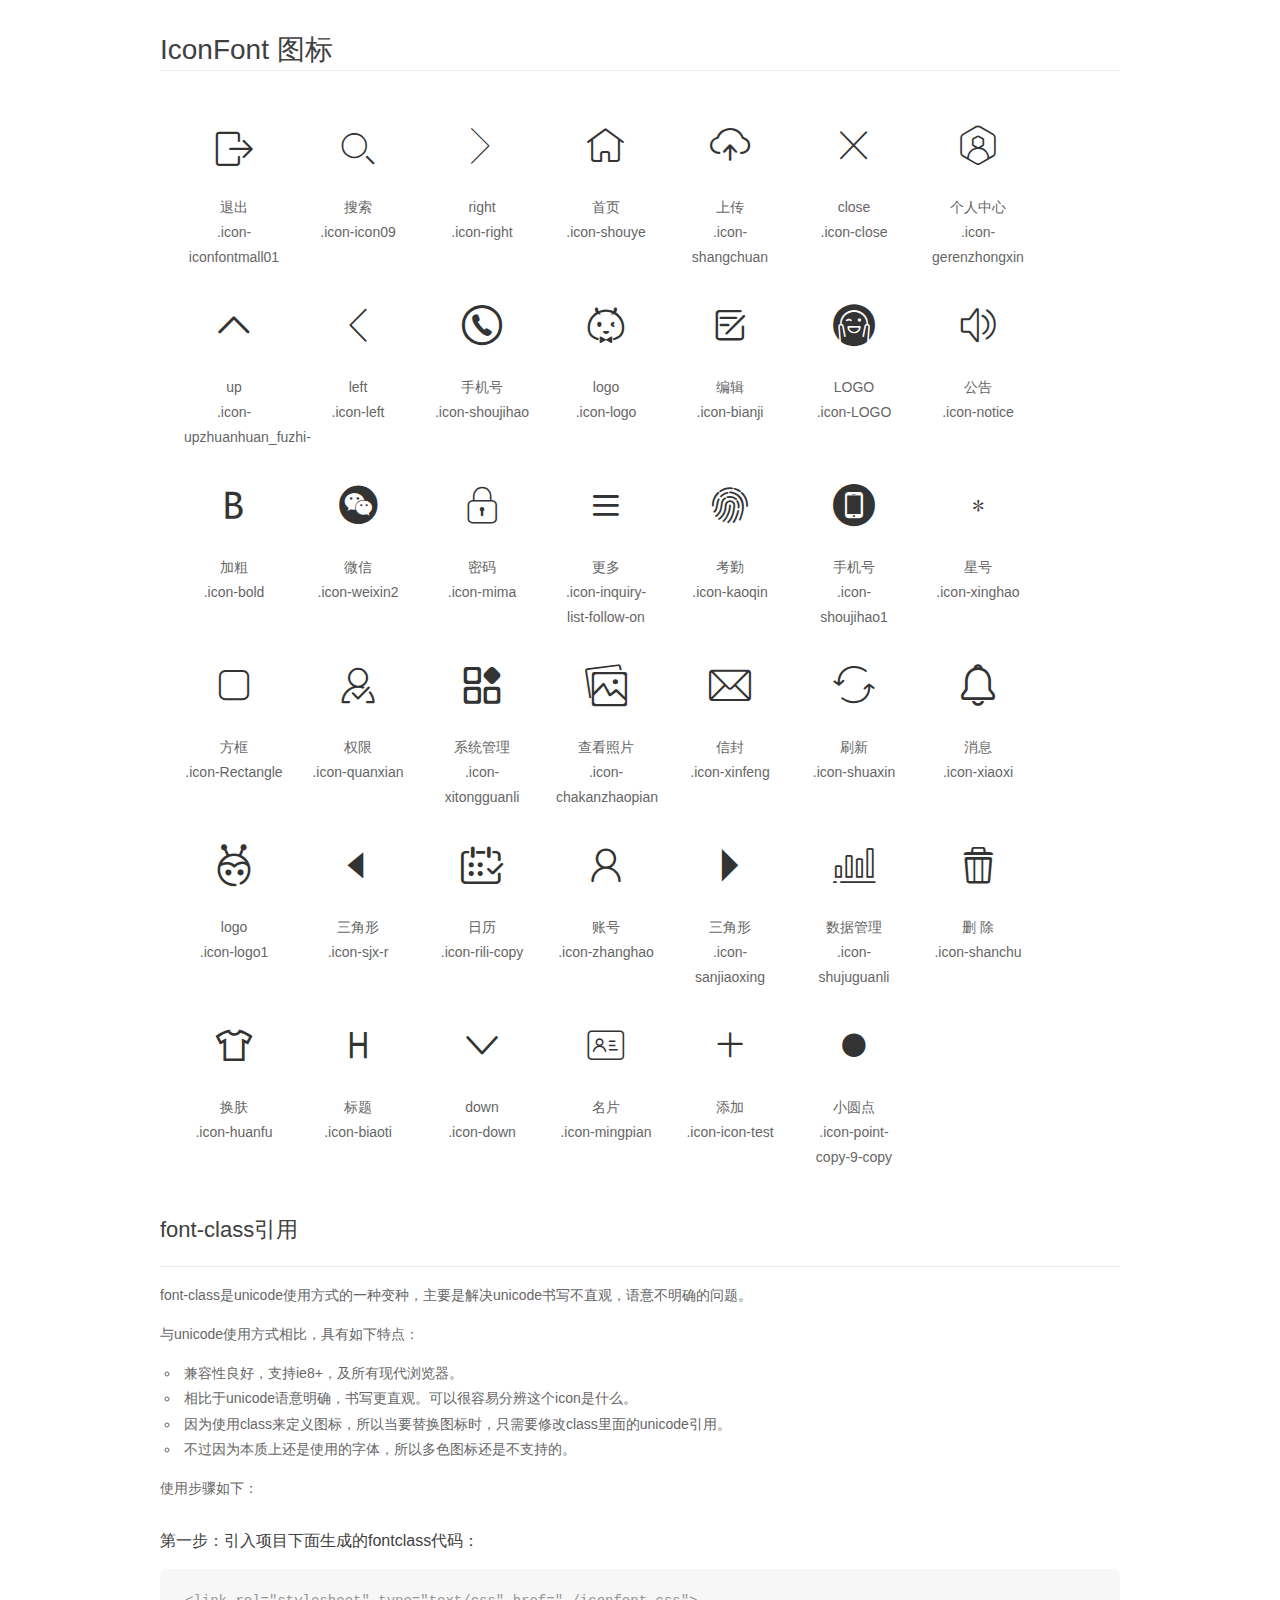
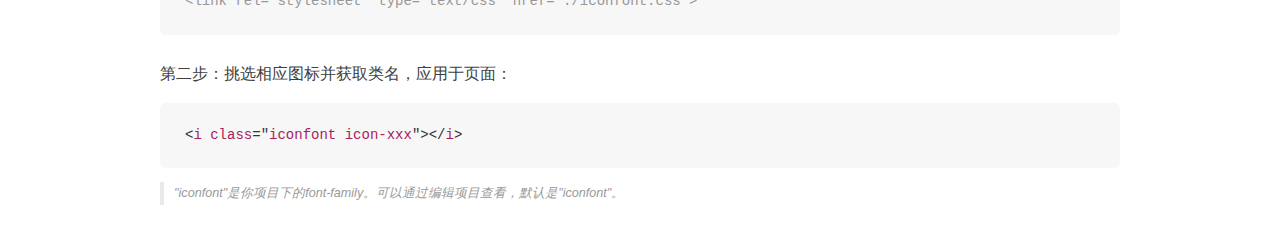
<file: src/main/resources/static/font/demo_fontclass.html>
<!DOCTYPE html>
<html>
<head>
    <meta charset="utf-8"/>
    <title>IconFont</title>
    <link rel="stylesheet" href="demo.css">
    <link rel="stylesheet" href="iconfont.css">
</head>
<body>
    <div class="main markdown">
        <h1>IconFont 图标</h1>
        <ul class="icon_lists clear">
            
                <li>
                <i class="icon iconfont icon-iconfontmall01"></i>
                    <div class="name">退出</div>
                    <div class="fontclass">.icon-iconfontmall01</div>
                </li>
            
                <li>
                <i class="icon iconfont icon-icon09"></i>
                    <div class="name">搜索</div>
                    <div class="fontclass">.icon-icon09</div>
                </li>
            
                <li>
                <i class="icon iconfont icon-right"></i>
                    <div class="name">right</div>
                    <div class="fontclass">.icon-right</div>
                </li>
            
                <li>
                <i class="icon iconfont icon-shouye"></i>
                    <div class="name">首页</div>
                    <div class="fontclass">.icon-shouye</div>
                </li>
            
                <li>
                <i class="icon iconfont icon-shangchuan"></i>
                    <div class="name">上传</div>
                    <div class="fontclass">.icon-shangchuan</div>
                </li>
            
                <li>
                <i class="icon iconfont icon-close"></i>
                    <div class="name">close</div>
                    <div class="fontclass">.icon-close</div>
                </li>
            
                <li>
                <i class="icon iconfont icon-gerenzhongxin"></i>
                    <div class="name">个人中心</div>
                    <div class="fontclass">.icon-gerenzhongxin</div>
                </li>
            
                <li>
                <i class="icon iconfont icon-upzhuanhuan_fuzhi-"></i>
                    <div class="name">up</div>
                    <div class="fontclass">.icon-upzhuanhuan_fuzhi-</div>
                </li>
            
                <li>
                <i class="icon iconfont icon-left"></i>
                    <div class="name">left</div>
                    <div class="fontclass">.icon-left</div>
                </li>
            
                <li>
                <i class="icon iconfont icon-shoujihao"></i>
                    <div class="name">手机号</div>
                    <div class="fontclass">.icon-shoujihao</div>
                </li>
            
                <li>
                <i class="icon iconfont icon-logo"></i>
                    <div class="name">logo</div>
                    <div class="fontclass">.icon-logo</div>
                </li>
            
                <li>
                <i class="icon iconfont icon-bianji"></i>
                    <div class="name">编辑</div>
                    <div class="fontclass">.icon-bianji</div>
                </li>
            
                <li>
                <i class="icon iconfont icon-LOGO"></i>
                    <div class="name">LOGO</div>
                    <div class="fontclass">.icon-LOGO</div>
                </li>
            
                <li>
                <i class="icon iconfont icon-notice"></i>
                    <div class="name">公告</div>
                    <div class="fontclass">.icon-notice</div>
                </li>
            
                <li>
                <i class="icon iconfont icon-bold"></i>
                    <div class="name">加粗</div>
                    <div class="fontclass">.icon-bold</div>
                </li>
            
                <li>
                <i class="icon iconfont icon-weixin2"></i>
                    <div class="name">微信</div>
                    <div class="fontclass">.icon-weixin2</div>
                </li>
            
                <li>
                <i class="icon iconfont icon-mima"></i>
                    <div class="name">密码</div>
                    <div class="fontclass">.icon-mima</div>
                </li>
            
                <li>
                <i class="icon iconfont icon-inquiry-list-follow-on"></i>
                    <div class="name">更多</div>
                    <div class="fontclass">.icon-inquiry-list-follow-on</div>
                </li>
            
                <li>
                <i class="icon iconfont icon-kaoqin"></i>
                    <div class="name">考勤</div>
                    <div class="fontclass">.icon-kaoqin</div>
                </li>
            
                <li>
                <i class="icon iconfont icon-shoujihao1"></i>
                    <div class="name">手机号</div>
                    <div class="fontclass">.icon-shoujihao1</div>
                </li>
            
                <li>
                <i class="icon iconfont icon-xinghao"></i>
                    <div class="name">星号</div>
                    <div class="fontclass">.icon-xinghao</div>
                </li>
            
                <li>
                <i class="icon iconfont icon-Rectangle"></i>
                    <div class="name">方框</div>
                    <div class="fontclass">.icon-Rectangle</div>
                </li>
            
                <li>
                <i class="icon iconfont icon-quanxian"></i>
                    <div class="name">权限</div>
                    <div class="fontclass">.icon-quanxian</div>
                </li>
            
                <li>
                <i class="icon iconfont icon-xitongguanli"></i>
                    <div class="name">系统管理</div>
                    <div class="fontclass">.icon-xitongguanli</div>
                </li>
            
                <li>
                <i class="icon iconfont icon-chakanzhaopian"></i>
                    <div class="name">查看照片</div>
                    <div class="fontclass">.icon-chakanzhaopian</div>
                </li>
            
                <li>
                <i class="icon iconfont icon-xinfeng"></i>
                    <div class="name">信封</div>
                    <div class="fontclass">.icon-xinfeng</div>
                </li>
            
                <li>
                <i class="icon iconfont icon-shuaxin"></i>
                    <div class="name">刷新</div>
                    <div class="fontclass">.icon-shuaxin</div>
                </li>
            
                <li>
                <i class="icon iconfont icon-xiaoxi"></i>
                    <div class="name">消息</div>
                    <div class="fontclass">.icon-xiaoxi</div>
                </li>
            
                <li>
                <i class="icon iconfont icon-logo1"></i>
                    <div class="name">logo</div>
                    <div class="fontclass">.icon-logo1</div>
                </li>
            
                <li>
                <i class="icon iconfont icon-sjx-r"></i>
                    <div class="name">三角形</div>
                    <div class="fontclass">.icon-sjx-r</div>
                </li>
            
                <li>
                <i class="icon iconfont icon-rili-copy"></i>
                    <div class="name">日历</div>
                    <div class="fontclass">.icon-rili-copy</div>
                </li>
            
                <li>
                <i class="icon iconfont icon-zhanghao"></i>
                    <div class="name">账号</div>
                    <div class="fontclass">.icon-zhanghao</div>
                </li>
            
                <li>
                <i class="icon iconfont icon-sanjiaoxing"></i>
                    <div class="name">三角形</div>
                    <div class="fontclass">.icon-sanjiaoxing</div>
                </li>
            
                <li>
                <i class="icon iconfont icon-shujuguanli"></i>
                    <div class="name">数据管理</div>
                    <div class="fontclass">.icon-shujuguanli</div>
                </li>
            
                <li>
                <i class="icon iconfont icon-shanchu"></i>
                    <div class="name">删 除</div>
                    <div class="fontclass">.icon-shanchu</div>
                </li>
            
                <li>
                <i class="icon iconfont icon-huanfu"></i>
                    <div class="name">换肤</div>
                    <div class="fontclass">.icon-huanfu</div>
                </li>
            
                <li>
                <i class="icon iconfont icon-biaoti"></i>
                    <div class="name">标题</div>
                    <div class="fontclass">.icon-biaoti</div>
                </li>
            
                <li>
                <i class="icon iconfont icon-down"></i>
                    <div class="name">down</div>
                    <div class="fontclass">.icon-down</div>
                </li>
            
                <li>
                <i class="icon iconfont icon-mingpian"></i>
                    <div class="name">名片</div>
                    <div class="fontclass">.icon-mingpian</div>
                </li>
            
                <li>
                <i class="icon iconfont icon-icon-test"></i>
                    <div class="name">添加</div>
                    <div class="fontclass">.icon-icon-test</div>
                </li>
            
                <li>
                <i class="icon iconfont icon-point-copy-9-copy"></i>
                    <div class="name">小圆点</div>
                    <div class="fontclass">.icon-point-copy-9-copy</div>
                </li>
            
        </ul>

        <h2 id="font-class-">font-class引用</h2>
        <hr>

        <p>font-class是unicode使用方式的一种变种，主要是解决unicode书写不直观，语意不明确的问题。</p>
        <p>与unicode使用方式相比，具有如下特点：</p>
        <ul>
        <li>兼容性良好，支持ie8+，及所有现代浏览器。</li>
        <li>相比于unicode语意明确，书写更直观。可以很容易分辨这个icon是什么。</li>
        <li>因为使用class来定义图标，所以当要替换图标时，只需要修改class里面的unicode引用。</li>
        <li>不过因为本质上还是使用的字体，所以多色图标还是不支持的。</li>
        </ul>
        <p>使用步骤如下：</p>
        <h3 id="-fontclass-">第一步：引入项目下面生成的fontclass代码：</h3>


        <pre><code class="lang-js hljs javascript"><span class="hljs-comment">&lt;link rel="stylesheet" type="text/css" href="./iconfont.css"&gt;</span></code></pre>
        <h3 id="-">第二步：挑选相应图标并获取类名，应用于页面：</h3>
        <pre><code class="lang-css hljs">&lt;<span class="hljs-selector-tag">i</span> <span class="hljs-selector-tag">class</span>="<span class="hljs-selector-tag">iconfont</span> <span class="hljs-selector-tag">icon-xxx</span>"&gt;&lt;/<span class="hljs-selector-tag">i</span>&gt;</code></pre>
        <blockquote>
        <p>"iconfont"是你项目下的font-family。可以通过编辑项目查看，默认是"iconfont"。</p>
        </blockquote>
    </div>
</body>
</html>
</file>
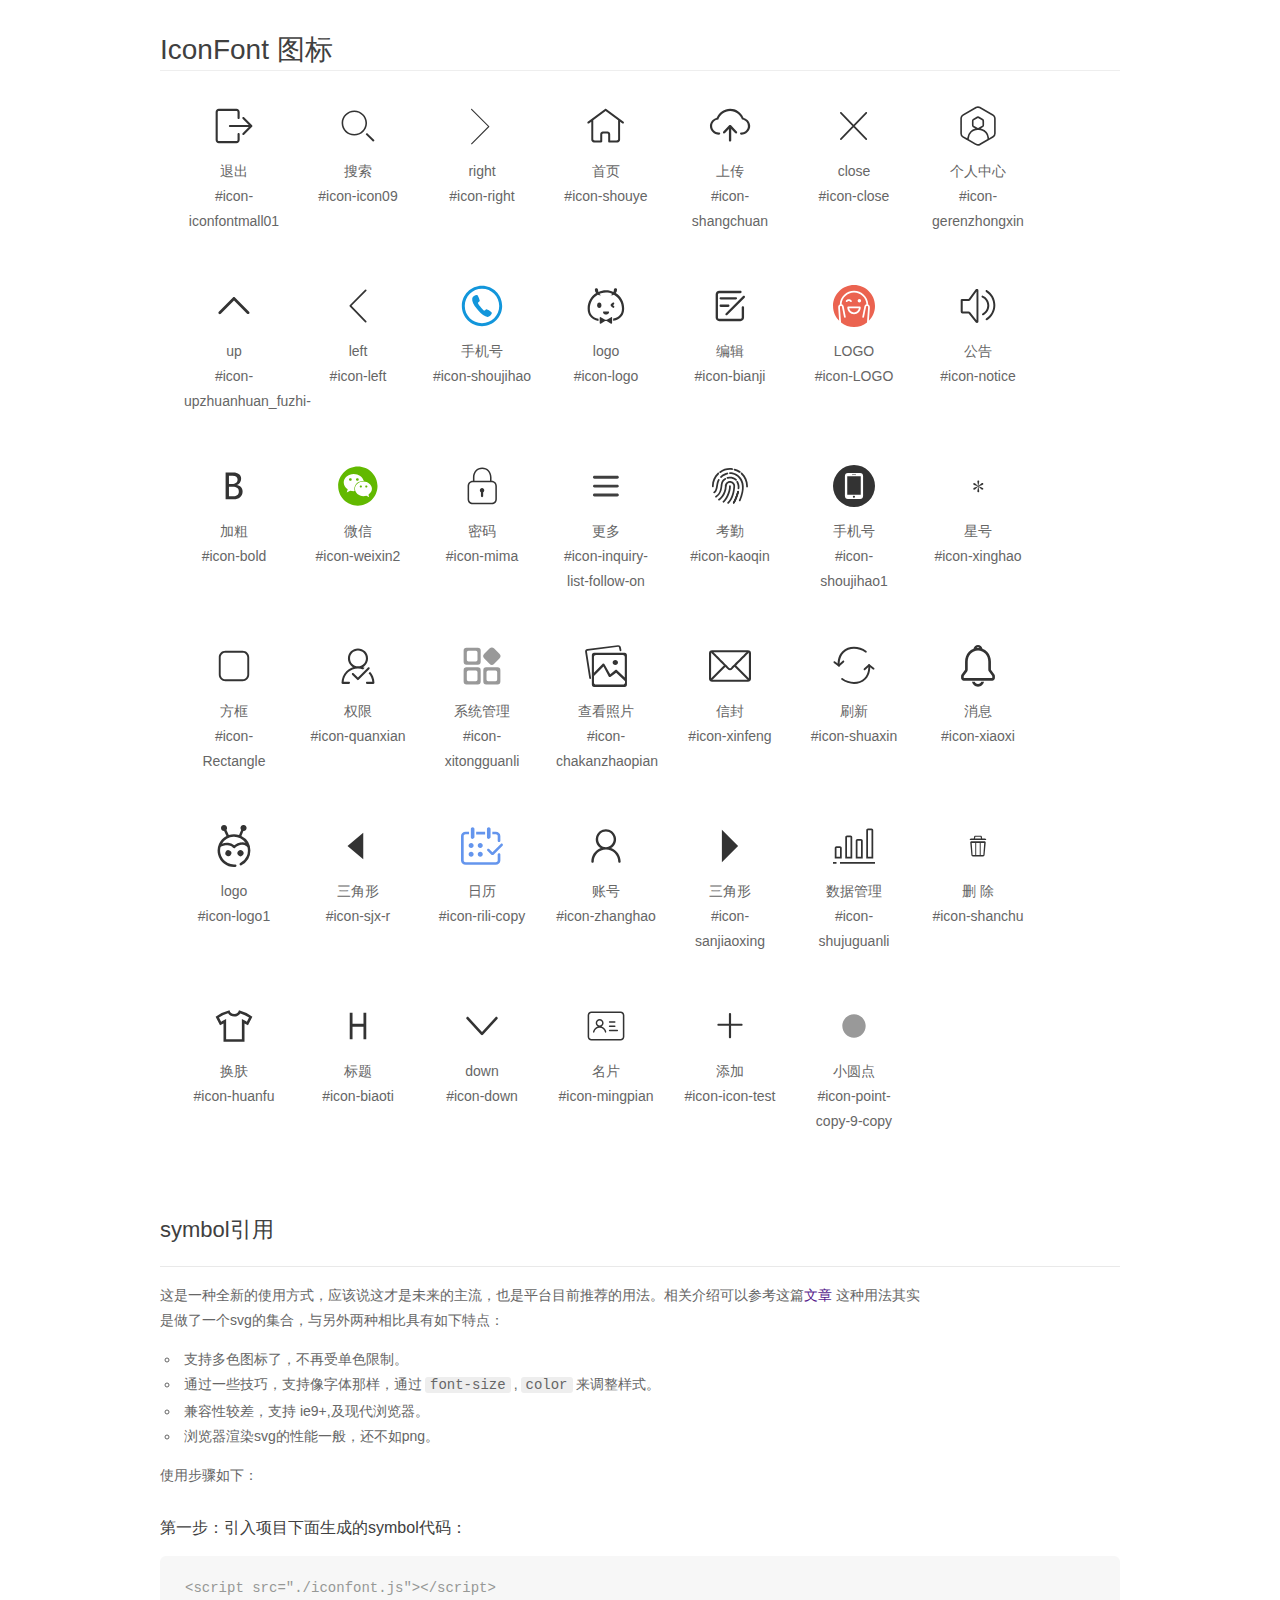
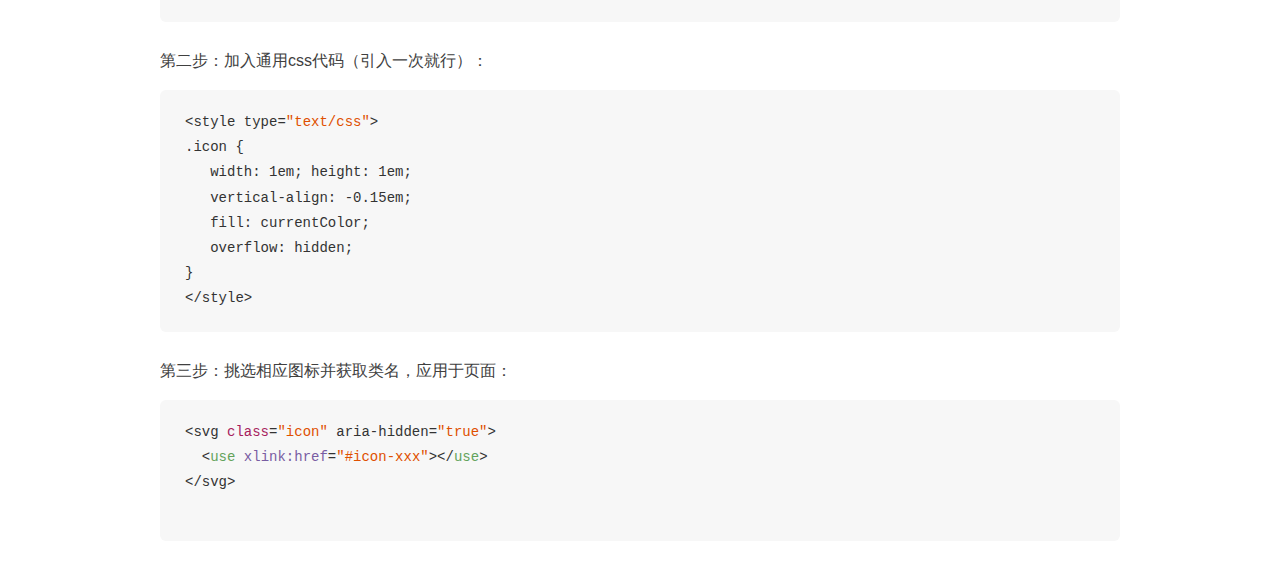
<file: src/main/resources/static/font/demo_symbol.html>
<!DOCTYPE html>
<html>
<head>
    <meta charset="utf-8"/>
    <title>IconFont</title>
    <link rel="stylesheet" href="demo.css">
    <script src="iconfont.js"></script>

    <style type="text/css">
        .icon {
          /* 通过设置 font-size 来改变图标大小 */
          width: 1em; height: 1em;
          /* 图标和文字相邻时，垂直对齐 */
          vertical-align: -0.15em;
          /* 通过设置 color 来改变 SVG 的颜色/fill */
          fill: currentColor;
          /* path 和 stroke 溢出 viewBox 部分在 IE 下会显示
             normalize.css 中也包含这行 */
          overflow: hidden;
        }

    </style>
</head>
<body>
    <div class="main markdown">
        <h1>IconFont 图标</h1>
        <ul class="icon_lists clear">
            
                <li>
                    <svg class="icon" aria-hidden="true">
                        <use xlink:href="#icon-iconfontmall01"></use>
                    </svg>
                    <div class="name">退出</div>
                    <div class="fontclass">#icon-iconfontmall01</div>
                </li>
            
                <li>
                    <svg class="icon" aria-hidden="true">
                        <use xlink:href="#icon-icon09"></use>
                    </svg>
                    <div class="name">搜索</div>
                    <div class="fontclass">#icon-icon09</div>
                </li>
            
                <li>
                    <svg class="icon" aria-hidden="true">
                        <use xlink:href="#icon-right"></use>
                    </svg>
                    <div class="name">right</div>
                    <div class="fontclass">#icon-right</div>
                </li>
            
                <li>
                    <svg class="icon" aria-hidden="true">
                        <use xlink:href="#icon-shouye"></use>
                    </svg>
                    <div class="name">首页</div>
                    <div class="fontclass">#icon-shouye</div>
                </li>
            
                <li>
                    <svg class="icon" aria-hidden="true">
                        <use xlink:href="#icon-shangchuan"></use>
                    </svg>
                    <div class="name">上传</div>
                    <div class="fontclass">#icon-shangchuan</div>
                </li>
            
                <li>
                    <svg class="icon" aria-hidden="true">
                        <use xlink:href="#icon-close"></use>
                    </svg>
                    <div class="name">close</div>
                    <div class="fontclass">#icon-close</div>
                </li>
            
                <li>
                    <svg class="icon" aria-hidden="true">
                        <use xlink:href="#icon-gerenzhongxin"></use>
                    </svg>
                    <div class="name">个人中心</div>
                    <div class="fontclass">#icon-gerenzhongxin</div>
                </li>
            
                <li>
                    <svg class="icon" aria-hidden="true">
                        <use xlink:href="#icon-upzhuanhuan_fuzhi-"></use>
                    </svg>
                    <div class="name">up</div>
                    <div class="fontclass">#icon-upzhuanhuan_fuzhi-</div>
                </li>
            
                <li>
                    <svg class="icon" aria-hidden="true">
                        <use xlink:href="#icon-left"></use>
                    </svg>
                    <div class="name">left</div>
                    <div class="fontclass">#icon-left</div>
                </li>
            
                <li>
                    <svg class="icon" aria-hidden="true">
                        <use xlink:href="#icon-shoujihao"></use>
                    </svg>
                    <div class="name">手机号</div>
                    <div class="fontclass">#icon-shoujihao</div>
                </li>
            
                <li>
                    <svg class="icon" aria-hidden="true">
                        <use xlink:href="#icon-logo"></use>
                    </svg>
                    <div class="name">logo</div>
                    <div class="fontclass">#icon-logo</div>
                </li>
            
                <li>
                    <svg class="icon" aria-hidden="true">
                        <use xlink:href="#icon-bianji"></use>
                    </svg>
                    <div class="name">编辑</div>
                    <div class="fontclass">#icon-bianji</div>
                </li>
            
                <li>
                    <svg class="icon" aria-hidden="true">
                        <use xlink:href="#icon-LOGO"></use>
                    </svg>
                    <div class="name">LOGO</div>
                    <div class="fontclass">#icon-LOGO</div>
                </li>
            
                <li>
                    <svg class="icon" aria-hidden="true">
                        <use xlink:href="#icon-notice"></use>
                    </svg>
                    <div class="name">公告</div>
                    <div class="fontclass">#icon-notice</div>
                </li>
            
                <li>
                    <svg class="icon" aria-hidden="true">
                        <use xlink:href="#icon-bold"></use>
                    </svg>
                    <div class="name">加粗</div>
                    <div class="fontclass">#icon-bold</div>
                </li>
            
                <li>
                    <svg class="icon" aria-hidden="true">
                        <use xlink:href="#icon-weixin2"></use>
                    </svg>
                    <div class="name">微信</div>
                    <div class="fontclass">#icon-weixin2</div>
                </li>
            
                <li>
                    <svg class="icon" aria-hidden="true">
                        <use xlink:href="#icon-mima"></use>
                    </svg>
                    <div class="name">密码</div>
                    <div class="fontclass">#icon-mima</div>
                </li>
            
                <li>
                    <svg class="icon" aria-hidden="true">
                        <use xlink:href="#icon-inquiry-list-follow-on"></use>
                    </svg>
                    <div class="name">更多</div>
                    <div class="fontclass">#icon-inquiry-list-follow-on</div>
                </li>
            
                <li>
                    <svg class="icon" aria-hidden="true">
                        <use xlink:href="#icon-kaoqin"></use>
                    </svg>
                    <div class="name">考勤</div>
                    <div class="fontclass">#icon-kaoqin</div>
                </li>
            
                <li>
                    <svg class="icon" aria-hidden="true">
                        <use xlink:href="#icon-shoujihao1"></use>
                    </svg>
                    <div class="name">手机号</div>
                    <div class="fontclass">#icon-shoujihao1</div>
                </li>
            
                <li>
                    <svg class="icon" aria-hidden="true">
                        <use xlink:href="#icon-xinghao"></use>
                    </svg>
                    <div class="name">星号</div>
                    <div class="fontclass">#icon-xinghao</div>
                </li>
            
                <li>
                    <svg class="icon" aria-hidden="true">
                        <use xlink:href="#icon-Rectangle"></use>
                    </svg>
                    <div class="name">方框</div>
                    <div class="fontclass">#icon-Rectangle</div>
                </li>
            
                <li>
                    <svg class="icon" aria-hidden="true">
                        <use xlink:href="#icon-quanxian"></use>
                    </svg>
                    <div class="name">权限</div>
                    <div class="fontclass">#icon-quanxian</div>
                </li>
            
                <li>
                    <svg class="icon" aria-hidden="true">
                        <use xlink:href="#icon-xitongguanli"></use>
                    </svg>
                    <div class="name">系统管理</div>
                    <div class="fontclass">#icon-xitongguanli</div>
                </li>
            
                <li>
                    <svg class="icon" aria-hidden="true">
                        <use xlink:href="#icon-chakanzhaopian"></use>
                    </svg>
                    <div class="name">查看照片</div>
                    <div class="fontclass">#icon-chakanzhaopian</div>
                </li>
            
                <li>
                    <svg class="icon" aria-hidden="true">
                        <use xlink:href="#icon-xinfeng"></use>
                    </svg>
                    <div class="name">信封</div>
                    <div class="fontclass">#icon-xinfeng</div>
                </li>
            
                <li>
                    <svg class="icon" aria-hidden="true">
                        <use xlink:href="#icon-shuaxin"></use>
                    </svg>
                    <div class="name">刷新</div>
                    <div class="fontclass">#icon-shuaxin</div>
                </li>
            
                <li>
                    <svg class="icon" aria-hidden="true">
                        <use xlink:href="#icon-xiaoxi"></use>
                    </svg>
                    <div class="name">消息</div>
                    <div class="fontclass">#icon-xiaoxi</div>
                </li>
            
                <li>
                    <svg class="icon" aria-hidden="true">
                        <use xlink:href="#icon-logo1"></use>
                    </svg>
                    <div class="name">logo</div>
                    <div class="fontclass">#icon-logo1</div>
                </li>
            
                <li>
                    <svg class="icon" aria-hidden="true">
                        <use xlink:href="#icon-sjx-r"></use>
                    </svg>
                    <div class="name">三角形</div>
                    <div class="fontclass">#icon-sjx-r</div>
                </li>
            
                <li>
                    <svg class="icon" aria-hidden="true">
                        <use xlink:href="#icon-rili-copy"></use>
                    </svg>
                    <div class="name">日历</div>
                    <div class="fontclass">#icon-rili-copy</div>
                </li>
            
                <li>
                    <svg class="icon" aria-hidden="true">
                        <use xlink:href="#icon-zhanghao"></use>
                    </svg>
                    <div class="name">账号</div>
                    <div class="fontclass">#icon-zhanghao</div>
                </li>
            
                <li>
                    <svg class="icon" aria-hidden="true">
                        <use xlink:href="#icon-sanjiaoxing"></use>
                    </svg>
                    <div class="name">三角形</div>
                    <div class="fontclass">#icon-sanjiaoxing</div>
                </li>
            
                <li>
                    <svg class="icon" aria-hidden="true">
                        <use xlink:href="#icon-shujuguanli"></use>
                    </svg>
                    <div class="name">数据管理</div>
                    <div class="fontclass">#icon-shujuguanli</div>
                </li>
            
                <li>
                    <svg class="icon" aria-hidden="true">
                        <use xlink:href="#icon-shanchu"></use>
                    </svg>
                    <div class="name">删 除</div>
                    <div class="fontclass">#icon-shanchu</div>
                </li>
            
                <li>
                    <svg class="icon" aria-hidden="true">
                        <use xlink:href="#icon-huanfu"></use>
                    </svg>
                    <div class="name">换肤</div>
                    <div class="fontclass">#icon-huanfu</div>
                </li>
            
                <li>
                    <svg class="icon" aria-hidden="true">
                        <use xlink:href="#icon-biaoti"></use>
                    </svg>
                    <div class="name">标题</div>
                    <div class="fontclass">#icon-biaoti</div>
                </li>
            
                <li>
                    <svg class="icon" aria-hidden="true">
                        <use xlink:href="#icon-down"></use>
                    </svg>
                    <div class="name">down</div>
                    <div class="fontclass">#icon-down</div>
                </li>
            
                <li>
                    <svg class="icon" aria-hidden="true">
                        <use xlink:href="#icon-mingpian"></use>
                    </svg>
                    <div class="name">名片</div>
                    <div class="fontclass">#icon-mingpian</div>
                </li>
            
                <li>
                    <svg class="icon" aria-hidden="true">
                        <use xlink:href="#icon-icon-test"></use>
                    </svg>
                    <div class="name">添加</div>
                    <div class="fontclass">#icon-icon-test</div>
                </li>
            
                <li>
                    <svg class="icon" aria-hidden="true">
                        <use xlink:href="#icon-point-copy-9-copy"></use>
                    </svg>
                    <div class="name">小圆点</div>
                    <div class="fontclass">#icon-point-copy-9-copy</div>
                </li>
            
        </ul>


        <h2 id="symbol-">symbol引用</h2>
        <hr>

        <p>这是一种全新的使用方式，应该说这才是未来的主流，也是平台目前推荐的用法。相关介绍可以参考这篇<a href="">文章</a>
        这种用法其实是做了一个svg的集合，与另外两种相比具有如下特点：</p>
        <ul>
          <li>支持多色图标了，不再受单色限制。</li>
          <li>通过一些技巧，支持像字体那样，通过<code>font-size</code>,<code>color</code>来调整样式。</li>
          <li>兼容性较差，支持 ie9+,及现代浏览器。</li>
          <li>浏览器渲染svg的性能一般，还不如png。</li>
        </ul>
        <p>使用步骤如下：</p>
        <h3 id="-symbol-">第一步：引入项目下面生成的symbol代码：</h3>
        <pre><code class="lang-js hljs javascript"><span class="hljs-comment">&lt;script src="./iconfont.js"&gt;&lt;/script&gt;</span></code></pre>
        <h3 id="-css-">第二步：加入通用css代码（引入一次就行）：</h3>
        <pre><code class="lang-js hljs javascript">&lt;style type=<span class="hljs-string">"text/css"</span>&gt;
.icon {
   width: <span class="hljs-number">1</span>em; height: <span class="hljs-number">1</span>em;
   vertical-align: <span class="hljs-number">-0.15</span>em;
   fill: currentColor;
   overflow: hidden;
}
&lt;<span class="hljs-regexp">/style&gt;</span></code></pre>
        <h3 id="-">第三步：挑选相应图标并获取类名，应用于页面：</h3>
        <pre><code class="lang-js hljs javascript">&lt;svg <span class="hljs-class"><span class="hljs-keyword">class</span></span>=<span class="hljs-string">"icon"</span> aria-hidden=<span class="hljs-string">"true"</span>&gt;<span class="xml"><span class="hljs-tag">
  &lt;<span class="hljs-name">use</span> <span class="hljs-attr">xlink:href</span>=<span class="hljs-string">"#icon-xxx"</span>&gt;</span><span class="hljs-tag">&lt;/<span class="hljs-name">use</span>&gt;</span>
</span>&lt;<span class="hljs-regexp">/svg&gt;
        </span></code></pre>
    </div>
</body>
</html>
</file>
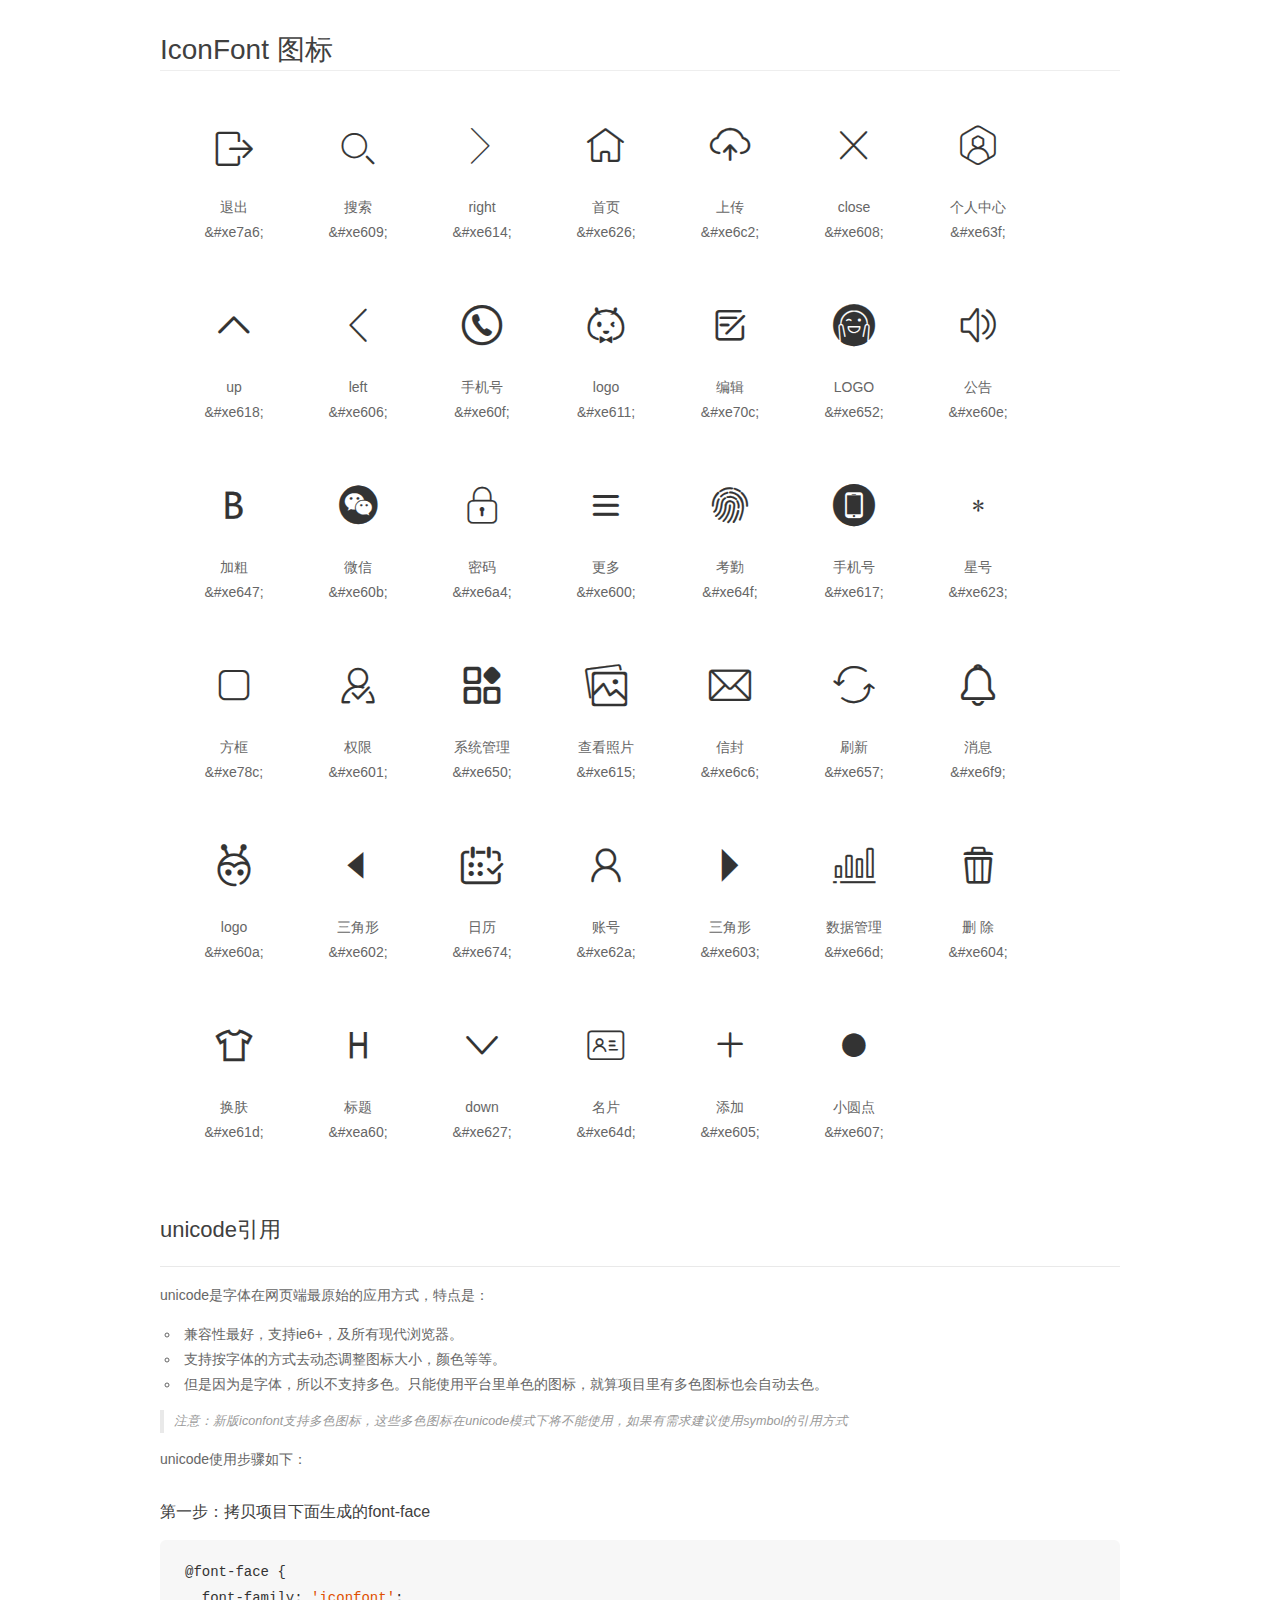
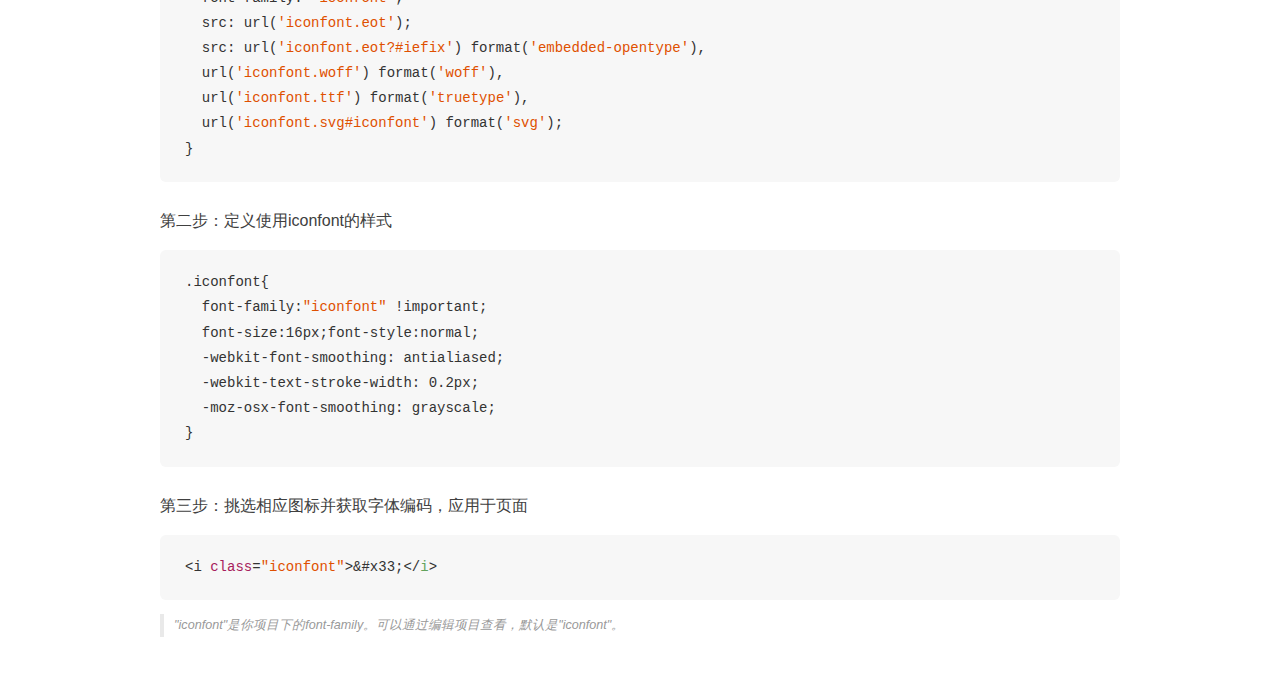
<file: src/main/resources/static/font/demo_unicode.html>
<!DOCTYPE html>
<html>
<head>
    <meta charset="utf-8"/>
    <title>IconFont</title>
    <link rel="stylesheet" href="demo.css">

    <style type="text/css">

        @font-face {font-family: "iconfont";
          src: url('iconfont.eot'); /* IE9*/
          src: url('iconfont.eot#iefix') format('embedded-opentype'), /* IE6-IE8 */
          url('iconfont.woff') format('woff'), /* chrome, firefox */
          url('iconfont.ttf') format('truetype'), /* chrome, firefox, opera, Safari, Android, iOS 4.2+*/
          url('iconfont.svg#iconfont') format('svg'); /* iOS 4.1- */
        }

        .iconfont {
          font-family:"iconfont" !important;
          font-size:16px;
          font-style:normal;
          -webkit-font-smoothing: antialiased;
          -webkit-text-stroke-width: 0.2px;
          -moz-osx-font-smoothing: grayscale;
        }

    </style>
</head>
<body>
    <div class="main markdown">
        <h1>IconFont 图标</h1>
        <ul class="icon_lists clear">
            
                <li>
                <i class="icon iconfont">&#xe7a6;</i>
                    <div class="name">退出</div>
                    <div class="code">&amp;#xe7a6;</div>
                </li>
            
                <li>
                <i class="icon iconfont">&#xe609;</i>
                    <div class="name">搜索</div>
                    <div class="code">&amp;#xe609;</div>
                </li>
            
                <li>
                <i class="icon iconfont">&#xe614;</i>
                    <div class="name">right</div>
                    <div class="code">&amp;#xe614;</div>
                </li>
            
                <li>
                <i class="icon iconfont">&#xe626;</i>
                    <div class="name">首页</div>
                    <div class="code">&amp;#xe626;</div>
                </li>
            
                <li>
                <i class="icon iconfont">&#xe6c2;</i>
                    <div class="name">上传</div>
                    <div class="code">&amp;#xe6c2;</div>
                </li>
            
                <li>
                <i class="icon iconfont">&#xe608;</i>
                    <div class="name">close</div>
                    <div class="code">&amp;#xe608;</div>
                </li>
            
                <li>
                <i class="icon iconfont">&#xe63f;</i>
                    <div class="name">个人中心</div>
                    <div class="code">&amp;#xe63f;</div>
                </li>
            
                <li>
                <i class="icon iconfont">&#xe618;</i>
                    <div class="name">up</div>
                    <div class="code">&amp;#xe618;</div>
                </li>
            
                <li>
                <i class="icon iconfont">&#xe606;</i>
                    <div class="name">left</div>
                    <div class="code">&amp;#xe606;</div>
                </li>
            
                <li>
                <i class="icon iconfont">&#xe60f;</i>
                    <div class="name">手机号</div>
                    <div class="code">&amp;#xe60f;</div>
                </li>
            
                <li>
                <i class="icon iconfont">&#xe611;</i>
                    <div class="name">logo</div>
                    <div class="code">&amp;#xe611;</div>
                </li>
            
                <li>
                <i class="icon iconfont">&#xe70c;</i>
                    <div class="name">编辑</div>
                    <div class="code">&amp;#xe70c;</div>
                </li>
            
                <li>
                <i class="icon iconfont">&#xe652;</i>
                    <div class="name">LOGO</div>
                    <div class="code">&amp;#xe652;</div>
                </li>
            
                <li>
                <i class="icon iconfont">&#xe60e;</i>
                    <div class="name">公告</div>
                    <div class="code">&amp;#xe60e;</div>
                </li>
            
                <li>
                <i class="icon iconfont">&#xe647;</i>
                    <div class="name">加粗</div>
                    <div class="code">&amp;#xe647;</div>
                </li>
            
                <li>
                <i class="icon iconfont">&#xe60b;</i>
                    <div class="name">微信</div>
                    <div class="code">&amp;#xe60b;</div>
                </li>
            
                <li>
                <i class="icon iconfont">&#xe6a4;</i>
                    <div class="name">密码</div>
                    <div class="code">&amp;#xe6a4;</div>
                </li>
            
                <li>
                <i class="icon iconfont">&#xe600;</i>
                    <div class="name">更多</div>
                    <div class="code">&amp;#xe600;</div>
                </li>
            
                <li>
                <i class="icon iconfont">&#xe64f;</i>
                    <div class="name">考勤</div>
                    <div class="code">&amp;#xe64f;</div>
                </li>
            
                <li>
                <i class="icon iconfont">&#xe617;</i>
                    <div class="name">手机号</div>
                    <div class="code">&amp;#xe617;</div>
                </li>
            
                <li>
                <i class="icon iconfont">&#xe623;</i>
                    <div class="name">星号</div>
                    <div class="code">&amp;#xe623;</div>
                </li>
            
                <li>
                <i class="icon iconfont">&#xe78c;</i>
                    <div class="name">方框</div>
                    <div class="code">&amp;#xe78c;</div>
                </li>
            
                <li>
                <i class="icon iconfont">&#xe601;</i>
                    <div class="name">权限</div>
                    <div class="code">&amp;#xe601;</div>
                </li>
            
                <li>
                <i class="icon iconfont">&#xe650;</i>
                    <div class="name">系统管理</div>
                    <div class="code">&amp;#xe650;</div>
                </li>
            
                <li>
                <i class="icon iconfont">&#xe615;</i>
                    <div class="name">查看照片</div>
                    <div class="code">&amp;#xe615;</div>
                </li>
            
                <li>
                <i class="icon iconfont">&#xe6c6;</i>
                    <div class="name">信封</div>
                    <div class="code">&amp;#xe6c6;</div>
                </li>
            
                <li>
                <i class="icon iconfont">&#xe657;</i>
                    <div class="name">刷新</div>
                    <div class="code">&amp;#xe657;</div>
                </li>
            
                <li>
                <i class="icon iconfont">&#xe6f9;</i>
                    <div class="name">消息</div>
                    <div class="code">&amp;#xe6f9;</div>
                </li>
            
                <li>
                <i class="icon iconfont">&#xe60a;</i>
                    <div class="name">logo</div>
                    <div class="code">&amp;#xe60a;</div>
                </li>
            
                <li>
                <i class="icon iconfont">&#xe602;</i>
                    <div class="name">三角形</div>
                    <div class="code">&amp;#xe602;</div>
                </li>
            
                <li>
                <i class="icon iconfont">&#xe674;</i>
                    <div class="name">日历</div>
                    <div class="code">&amp;#xe674;</div>
                </li>
            
                <li>
                <i class="icon iconfont">&#xe62a;</i>
                    <div class="name">账号</div>
                    <div class="code">&amp;#xe62a;</div>
                </li>
            
                <li>
                <i class="icon iconfont">&#xe603;</i>
                    <div class="name">三角形</div>
                    <div class="code">&amp;#xe603;</div>
                </li>
            
                <li>
                <i class="icon iconfont">&#xe66d;</i>
                    <div class="name">数据管理</div>
                    <div class="code">&amp;#xe66d;</div>
                </li>
            
                <li>
                <i class="icon iconfont">&#xe604;</i>
                    <div class="name">删 除</div>
                    <div class="code">&amp;#xe604;</div>
                </li>
            
                <li>
                <i class="icon iconfont">&#xe61d;</i>
                    <div class="name">换肤</div>
                    <div class="code">&amp;#xe61d;</div>
                </li>
            
                <li>
                <i class="icon iconfont">&#xea60;</i>
                    <div class="name">标题</div>
                    <div class="code">&amp;#xea60;</div>
                </li>
            
                <li>
                <i class="icon iconfont">&#xe627;</i>
                    <div class="name">down</div>
                    <div class="code">&amp;#xe627;</div>
                </li>
            
                <li>
                <i class="icon iconfont">&#xe64d;</i>
                    <div class="name">名片</div>
                    <div class="code">&amp;#xe64d;</div>
                </li>
            
                <li>
                <i class="icon iconfont">&#xe605;</i>
                    <div class="name">添加</div>
                    <div class="code">&amp;#xe605;</div>
                </li>
            
                <li>
                <i class="icon iconfont">&#xe607;</i>
                    <div class="name">小圆点</div>
                    <div class="code">&amp;#xe607;</div>
                </li>
            
        </ul>
        <h2 id="unicode-">unicode引用</h2>
        <hr>

        <p>unicode是字体在网页端最原始的应用方式，特点是：</p>
        <ul>
        <li>兼容性最好，支持ie6+，及所有现代浏览器。</li>
        <li>支持按字体的方式去动态调整图标大小，颜色等等。</li>
        <li>但是因为是字体，所以不支持多色。只能使用平台里单色的图标，就算项目里有多色图标也会自动去色。</li>
        </ul>
        <blockquote>
        <p>注意：新版iconfont支持多色图标，这些多色图标在unicode模式下将不能使用，如果有需求建议使用symbol的引用方式</p>
        </blockquote>
        <p>unicode使用步骤如下：</p>
        <h3 id="-font-face">第一步：拷贝项目下面生成的font-face</h3>
        <pre><code class="lang-js hljs javascript">@font-face {
  font-family: <span class="hljs-string">'iconfont'</span>;
  src: url(<span class="hljs-string">'iconfont.eot'</span>);
  src: url(<span class="hljs-string">'iconfont.eot?#iefix'</span>) format(<span class="hljs-string">'embedded-opentype'</span>),
  url(<span class="hljs-string">'iconfont.woff'</span>) format(<span class="hljs-string">'woff'</span>),
  url(<span class="hljs-string">'iconfont.ttf'</span>) format(<span class="hljs-string">'truetype'</span>),
  url(<span class="hljs-string">'iconfont.svg#iconfont'</span>) format(<span class="hljs-string">'svg'</span>);
}
</code></pre>
        <h3 id="-iconfont-">第二步：定义使用iconfont的样式</h3>
        <pre><code class="lang-js hljs javascript">.iconfont{
  font-family:<span class="hljs-string">"iconfont"</span> !important;
  font-size:<span class="hljs-number">16</span>px;font-style:normal;
  -webkit-font-smoothing: antialiased;
  -webkit-text-stroke-width: <span class="hljs-number">0.2</span>px;
  -moz-osx-font-smoothing: grayscale;
}
</code></pre>
        <h3 id="-">第三步：挑选相应图标并获取字体编码，应用于页面</h3>
        <pre><code class="lang-js hljs javascript">&lt;i <span class="hljs-class"><span class="hljs-keyword">class</span></span>=<span class="hljs-string">"iconfont"</span>&gt;&amp;#x33;<span class="xml"><span class="hljs-tag">&lt;/<span class="hljs-name">i</span>&gt;</span></span></code></pre>

        <blockquote>
        <p>"iconfont"是你项目下的font-family。可以通过编辑项目查看，默认是"iconfont"。</p>
        </blockquote>
    </div>


</body>
</html>
</file>
<file: src/main/resources/static/font/iconfont.css>
@font-face {font-family: "iconfont";
  src: url('iconfont.eot?t=1545278110568'); /* IE9*/
  src: url('iconfont.eot?t=1545278110568#iefix') format('embedded-opentype'), /* IE6-IE8 */
  url('[data-uri]') format('woff'),
  url('iconfont.ttf?t=1545278110568') format('truetype'), /* chrome, firefox, opera, Safari, Android, iOS 4.2+*/
  url('iconfont.svg?t=1545278110568#iconfont') format('svg'); /* iOS 4.1- */
}

.iconfont {
  font-family:"iconfont" !important;
  font-size:16px;
  font-style:normal;
  -webkit-font-smoothing: antialiased;
  -moz-osx-font-smoothing: grayscale;
}

.icon-iconfontmall01:before { content: "\e7a6"; }

.icon-icon09:before { content: "\e609"; }

.icon-right:before { content: "\e614"; }

.icon-shouye:before { content: "\e626"; }

.icon-shangchuan:before { content: "\e6c2"; }

.icon-close:before { content: "\e608"; }

.icon-gerenzhongxin:before { content: "\e63f"; }

.icon-upzhuanhuan_fuzhi-:before { content: "\e618"; }

.icon-left:before { content: "\e606"; }

.icon-shoujihao:before { content: "\e60f"; }

.icon-logo:before { content: "\e611"; }

.icon-bianji:before { content: "\e70c"; }

.icon-LOGO:before { content: "\e652"; }

.icon-notice:before { content: "\e60e"; }

.icon-bold:before { content: "\e647"; }

.icon-weixin2:before { content: "\e60b"; }

.icon-mima:before { content: "\e6a4"; }

.icon-inquiry-list-follow-on:before { content: "\e600"; }

.icon-kaoqin:before { content: "\e64f"; }

.icon-shoujihao1:before { content: "\e617"; }

.icon-xinghao:before { content: "\e623"; }

.icon-Rectangle:before { content: "\e78c"; }

.icon-quanxian:before { content: "\e601"; }

.icon-xitongguanli:before { content: "\e650"; }

.icon-chakanzhaopian:before { content: "\e615"; }

.icon-xinfeng:before { content: "\e6c6"; }

.icon-shuaxin:before { content: "\e657"; }

.icon-xiaoxi:before { content: "\e6f9"; }

.icon-logo1:before { content: "\e60a"; }

.icon-sjx-r:before { content: "\e602"; }

.icon-rili-copy:before { content: "\e674"; }

.icon-zhanghao:before { content: "\e62a"; }

.icon-sanjiaoxing:before { content: "\e603"; }

.icon-shujuguanli:before { content: "\e66d"; }

.icon-shanchu:before { content: "\e604"; }

.icon-huanfu:before { content: "\e61d"; }

.icon-biaoti:before { content: "\ea60"; }

.icon-down:before { content: "\e627"; }

.icon-mingpian:before { content: "\e64d"; }

.icon-icon-test:before { content: "\e605"; }

.icon-point-copy-9-copy:before { content: "\e607"; }
</file>
<file: src/main/resources/static/font/demo.css>
*{margin: 0;padding: 0;list-style: none;}
/*
KISSY CSS Reset
理念：1. reset 的目的不是清除浏览器的默认样式，这仅是部分工作。清除和重置是紧密不可分的。
2. reset 的目的不是让默认样式在所有浏览器下一致，而是减少默认样式有可能带来的问题。
3. reset 期望提供一套普适通用的基础样式。但没有银弹，推荐根据具体需求，裁剪和修改后再使用。
特色：1. 适应中文；2. 基于最新主流浏览器。
维护：玉伯<lifesinger@gmail.com>, 正淳<ragecarrier@gmail.com>
 */

/** 清除内外边距 **/
body, h1, h2, h3, h4, h5, h6, hr, p, blockquote, /* structural elements 结构元素 */
dl, dt, dd, ul, ol, li, /* list elements 列表元素 */
pre, /* text formatting elements 文本格式元素 */
form, fieldset, legend, button, input, textarea, /* form elements 表单元素 */
th, td /* table elements 表格元素 */ {
  margin: 0;
  padding: 0;
}

/** 设置默认字体 **/
body,
button, input, select, textarea /* for ie */ {
  font: 12px/1.5 tahoma, arial, \5b8b\4f53, sans-serif;
}
h1, h2, h3, h4, h5, h6 { font-size: 100%; }
address, cite, dfn, em, var { font-style: normal; } /* 将斜体扶正 */
code, kbd, pre, samp { font-family: courier new, courier, monospace; } /* 统一等宽字体 */
small { font-size: 12px; } /* 小于 12px 的中文很难阅读，让 small 正常化 */

/** 重置列表元素 **/
ul, ol { list-style: none; }

/** 重置文本格式元素 **/
a { text-decoration: none; }
a:hover { text-decoration: underline; }


/** 重置表单元素 **/
legend { color: #000; } /* for ie6 */
fieldset, img { border: 0; } /* img 搭车：让链接里的 img 无边框 */
button, input, select, textarea { font-size: 100%; } /* 使得表单元素在 ie 下能继承字体大小 */
/* 注：optgroup 无法扶正 */

/** 重置表格元素 **/
table { border-collapse: collapse; border-spacing: 0; }

/* 清除浮动 */
.ks-clear:after, .clear:after {
  content: '\20';
  display: block;
  height: 0;
  clear: both;
}
.ks-clear, .clear {
  *zoom: 1;
}

.main {
  padding: 30px 100px;
width: 960px;
margin: 0 auto;
}
.main h1{font-size:36px; color:#333; text-align:left;margin-bottom:30px; border-bottom: 1px solid #eee;}

.helps{margin-top:40px;}
.helps pre{
  padding:20px;
  margin:10px 0;
  border:solid 1px #e7e1cd;
  background-color: #fffdef;
  overflow: auto;
}

.icon_lists{
  width: 100% !important;

}

.icon_lists li{
  float:left;
  width: 100px;
  height:180px;
  text-align: center;
  list-style: none !important;
}
.icon_lists .icon{
  font-size: 42px;
  line-height: 100px;
  margin: 10px 0;
  color:#333;
  -webkit-transition: font-size 0.25s ease-out 0s;
  -moz-transition: font-size 0.25s ease-out 0s;
  transition: font-size 0.25s ease-out 0s;

}
.icon_lists .icon:hover{
  font-size: 100px;
}



.markdown {
  color: #666;
  font-size: 14px;
  line-height: 1.8;
}

.highlight {
  line-height: 1.5;
}

.markdown img {
  vertical-align: middle;
  max-width: 100%;
}

.markdown h1 {
  color: #404040;
  font-weight: 500;
  line-height: 40px;
  margin-bottom: 24px;
}

.markdown h2,
.markdown h3,
.markdown h4,
.markdown h5,
.markdown h6 {
  color: #404040;
  margin: 1.6em 0 0.6em 0;
  font-weight: 500;
  clear: both;
}

.markdown h1 {
  font-size: 28px;
}

.markdown h2 {
  font-size: 22px;
}

.markdown h3 {
  font-size: 16px;
}

.markdown h4 {
  font-size: 14px;
}

.markdown h5 {
  font-size: 12px;
}

.markdown h6 {
  font-size: 12px;
}

.markdown hr {
  height: 1px;
  border: 0;
  background: #e9e9e9;
  margin: 16px 0;
  clear: both;
}

.markdown p,
.markdown pre {
  margin: 1em 0;
}

.markdown > p,
.markdown > blockquote,
.markdown > .highlight,
.markdown > ol,
.markdown > ul {
  width: 80%;
}

.markdown ul > li {
  list-style: circle;
}

.markdown > ul li,
.markdown blockquote ul > li {
  margin-left: 20px;
  padding-left: 4px;
}

.markdown > ul li p,
.markdown > ol li p {
  margin: 0.6em 0;
}

.markdown ol > li {
  list-style: decimal;
}

.markdown > ol li,
.markdown blockquote ol > li {
  margin-left: 20px;
  padding-left: 4px;
}

.markdown code {
  margin: 0 3px;
  padding: 0 5px;
  background: #eee;
  border-radius: 3px;
}

.markdown pre {
  border-radius: 6px;
  background: #f7f7f7;
  padding: 20px;
}

.markdown pre code {
  border: none;
  background: #f7f7f7;
  margin: 0;
}

.markdown strong,
.markdown b {
  font-weight: 600;
}

.markdown > table {
  border-collapse: collapse;
  border-spacing: 0px;
  empty-cells: show;
  border: 1px solid #e9e9e9;
  width: 95%;
  margin-bottom: 24px;
}

.markdown > table th {
  white-space: nowrap;
  color: #333;
  font-weight: 600;

}

.markdown > table th,
.markdown > table td {
  border: 1px solid #e9e9e9;
  padding: 8px 16px;
  text-align: left;
}

.markdown > table th {
  background: #F7F7F7;
}

.markdown blockquote {
  font-size: 90%;
  color: #999;
  border-left: 4px solid #e9e9e9;
  padding-left: 0.8em;
  margin: 1em 0;
  font-style: italic;
}

.markdown blockquote p {
  margin: 0;
}

.markdown .anchor {
  opacity: 0;
  transition: opacity 0.3s ease;
  margin-left: 8px;
}

.markdown .waiting {
  color: #ccc;
}

.markdown h1:hover .anchor,
.markdown h2:hover .anchor,
.markdown h3:hover .anchor,
.markdown h4:hover .anchor,
.markdown h5:hover .anchor,
.markdown h6:hover .anchor {
  opacity: 1;
  display: inline-block;
}

.markdown > br,
.markdown > p > br {
  clear: both;
}


.hljs {
  display: block;
  background: white;
  padding: 0.5em;
  color: #333333;
  overflow-x: auto;
}

.hljs-comment,
.hljs-meta {
  color: #969896;
}

.hljs-string,
.hljs-variable,
.hljs-template-variable,
.hljs-strong,
.hljs-emphasis,
.hljs-quote {
  color: #df5000;
}

.hljs-keyword,
.hljs-selector-tag,
.hljs-type {
  color: #a71d5d;
}

.hljs-literal,
.hljs-symbol,
.hljs-bullet,
.hljs-attribute {
  color: #0086b3;
}

.hljs-section,
.hljs-name {
  color: #63a35c;
}

.hljs-tag {
  color: #333333;
}

.hljs-title,
.hljs-attr,
.hljs-selector-id,
.hljs-selector-class,
.hljs-selector-attr,
.hljs-selector-pseudo {
  color: #795da3;
}

.hljs-addition {
  color: #55a532;
  background-color: #eaffea;
}

.hljs-deletion {
  color: #bd2c00;
  background-color: #ffecec;
}

.hljs-link {
  text-decoration: underline;
}

pre{
  background: #fff;
}
</file>
